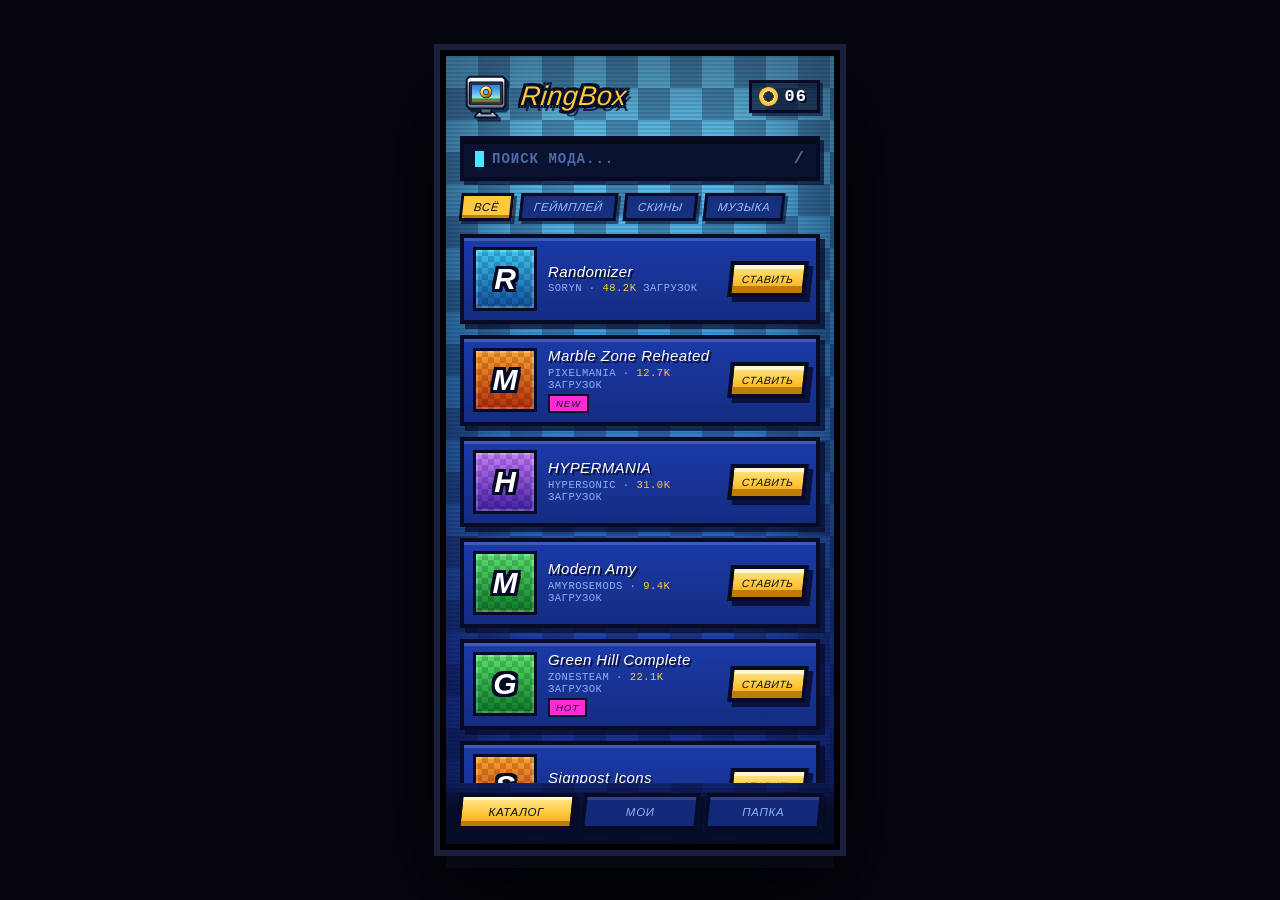
<file: app/prototype-v2.html>
<!DOCTYPE html>
<html lang="ru">
<head>
<meta charset="utf-8">
<meta name="viewport" content="width=device-width, initial-scale=1">
<title>RingBox — UI v2</title>
<style>
/* ============================================================
   ПАЛИТРА: снята с зон Sonic Mania — насыщенное небо, глубокая
   синь, кремовые панели, золото, маджента-акцент.
   ============================================================ */
:root{
  --navy:#0C1338;      --ink:#070B25;
  --blue:#1B3AA8;      --blue-d:#122878;   --blue-l:#3E68E8;
  --sky:#5CC8F5;       --sky-d:#2E8FD8;
  --cream:#FFF6D8;     --cream-d:#E3D3A4;
  --gold:#FFC93C;      --gold-l:#FFE892;  --gold-d:#C07D05;
  --grass:#37B33C;     --dirt:#B06A34;
  --magenta:#FF2BD6;   --cyan:#43E7FF;
  --hud: Impact, "Arial Black", "Haettenschweiler", sans-serif;
  --pix: "Courier New", ui-monospace, monospace;
}
*{box-sizing:border-box;margin:0;padding:0;-webkit-tap-highlight-color:transparent}
body{
  min-height:100vh;display:grid;place-items:center;background:#05060F;
  font-family:var(--hud);padding:18px;
}
/* ---------- корпус телефона ---------- */
.phone{
  position:relative;width:400px;height:800px;overflow:hidden;
  border:6px solid #000;box-shadow:0 0 0 6px #1A1F3D, 0 24px 0 -6px #060912, 0 40px 80px #000;
  background:var(--blue);display:flex;flex-direction:column;
}
/* ---------- фон: шахматка Грин-Хилла + скан ---------- */
.sky{position:absolute;inset:0;z-index:0;overflow:hidden;background:
  linear-gradient(#6FD4F7 0%, #3E9FE0 34%, var(--blue) 78%, var(--blue-d) 100%);}
.checker{
  position:absolute;left:-96px;right:-96px;top:-96px;bottom:-96px;
  background-image:linear-gradient(45deg, rgba(12,19,56,.30) 25%, transparent 25%, transparent 75%, rgba(12,19,56,.30) 75%),
                   linear-gradient(45deg, rgba(12,19,56,.30) 25%, transparent 25%, transparent 75%, rgba(12,19,56,.30) 75%);
  background-size:64px 64px;background-position:0 0, 32px 32px;
  animation:chk 24s linear infinite;
}
@keyframes chk{to{background-position:64px 64px, 96px 96px}}
.scan{position:absolute;inset:0;pointer-events:none;opacity:.22;
  background:repeating-linear-gradient(180deg, rgba(0,0,0,.55) 0 2px, transparent 2px 4px);}
.vig{position:absolute;inset:0;pointer-events:none;box-shadow:inset 0 0 90px 30px rgba(6,10,40,.55);}

/* ---------- HUD сверху ---------- */
.hud{
  position:relative;z-index:3;display:flex;align-items:center;gap:9px;
  padding:14px 14px 10px;
}
.logo{width:52px;height:52px;filter:drop-shadow(3px 3px 0 rgba(6,10,40,.7))}
.brand{
  font-size:27px;font-style:italic;letter-spacing:.5px;line-height:1;color:var(--gold);
  text-shadow:3px 0 0 var(--ink),-3px 0 0 var(--ink),0 3px 0 var(--ink),0 -3px 0 var(--ink),
              3px 3px 0 var(--ink),-3px -3px 0 var(--ink),3px -3px 0 var(--ink),-3px 3px 0 var(--ink),
              5px 6px 0 rgba(6,10,40,.75);
  transform:skewX(-6deg);
}
.hud-right{margin-left:auto;display:flex;align-items:center;gap:7px;
  background:rgba(7,11,37,.62);border:3px solid var(--ink);padding:4px 10px 4px 7px;
  box-shadow:3px 3px 0 rgba(6,10,40,.6)}
.ring{width:19px;height:19px;border-radius:50%;flex:0 0 auto;
  background:radial-gradient(circle at 50% 50%,
      transparent 0 31%,
      #6B4400 31% 40%,
      #FFF3B4 40% 46%,
      var(--gold) 46% 72%,
      #E09A10 72% 88%,
      #A85F03 88% 100%);
  animation:spin 1.15s ease-in-out infinite}
.bigring{width:104px;height:104px;border-radius:50%;animation:spin 2.4s ease-in-out infinite;
  background:radial-gradient(circle at 50% 50%,
      transparent 0 30%, #6B4400 30% 39%, #FFF6C0 39% 45%,
      var(--gold) 45% 70%, #E09A10 70% 86%, #A85F03 86% 100%);
  filter:drop-shadow(4px 5px 0 rgba(6,10,40,.65))}
@keyframes spin{
  0%{transform:scaleX(1)}  38%{transform:scaleX(.12)}
  50%{transform:scaleX(.12)} 88%{transform:scaleX(1)} 100%{transform:scaleX(1)}}
.num{font-family:var(--pix);font-weight:700;font-size:17px;color:#fff;
  text-shadow:2px 2px 0 var(--ink);letter-spacing:1px}

/* ---------- контент ---------- */
.screen{position:relative;z-index:2;flex:1;overflow-y:auto;padding:4px 14px 12px;display:none}
.screen.on{display:block}
.screen::-webkit-scrollbar{width:0}

/* панель — «кремовая плита» из меню Мании */
.plate{background:var(--cream);border:4px solid var(--ink);
  box-shadow:6px 6px 0 rgba(6,10,40,.8), inset 0 0 0 3px #fff, inset 0 -6px 0 var(--cream-d);}
.plate-h{background:linear-gradient(var(--gold-l), var(--gold) 60%, #F0A81B);
  border-bottom:4px solid var(--ink);padding:6px 10px;display:flex;align-items:center;gap:8px}
.plate-h .ring{animation:none}
.plate-h b{font-size:15px;font-style:italic;color:var(--ink);letter-spacing:.8px;transform:skewX(-6deg)}
.plate-b{padding:12px}

/* поле поиска */
.search{display:flex;align-items:center;gap:8px;background:#0B1230;border:4px solid var(--ink);
  box-shadow:inset 0 4px 0 rgba(0,0,0,.5), 4px 4px 0 rgba(6,10,40,.7);padding:9px 11px;margin-bottom:12px}
.search input{flex:1;background:none;border:0;outline:0;color:var(--cyan);font-family:var(--pix);
  font-size:14px;font-weight:700;letter-spacing:1px}
.search input::placeholder{color:#4D6BA8}
.caret{width:9px;height:16px;background:var(--cyan);animation:blink2 1s steps(1) infinite}
@keyframes blink2{50%{opacity:0}}

/* чипсы-фильтры */
.chips{display:flex;gap:7px;margin-bottom:13px;flex-wrap:wrap}
.chip{flex:0 0 auto;font-size:11.5px;font-style:italic;letter-spacing:.6px;padding:5px 11px;
  background:#16307E;color:#9FC0FF;border:3px solid var(--ink);box-shadow:3px 3px 0 rgba(6,10,40,.6);
  cursor:pointer;transform:skewX(-6deg);transition:.06s}
.chip.sel{background:var(--gold);color:var(--ink);box-shadow:3px 3px 0 rgba(6,10,40,.6), inset 0 -3px 0 var(--gold-d)}
.chip:active{transform:skewX(-6deg) translate(2px,2px)}

/* карточка мода */
.mod{display:flex;gap:11px;padding:9px;margin-bottom:11px;
  background:linear-gradient(#1B3AA8, #142C82);border:4px solid var(--ink);
  box-shadow:5px 5px 0 rgba(6,10,40,.7), inset 0 3px 0 rgba(255,255,255,.16);cursor:pointer}
.mod:active{transform:translate(2px,2px);box-shadow:3px 3px 0 rgba(6,10,40,.7)}
.thumb{width:64px;height:64px;flex:0 0 64px;border:3px solid var(--ink);position:relative;overflow:hidden;
  box-shadow:inset 0 0 0 2px rgba(255,255,255,.25)}
.thumb i{position:absolute;inset:0;background-size:12px 12px;opacity:.16;
  background-image:linear-gradient(45deg,#000 25%,transparent 25%,transparent 75%,#000 75%),
                   linear-gradient(45deg,#000 25%,transparent 25%,transparent 75%,#000 75%);
  background-position:0 0,6px 6px}
.thumb b{position:absolute;inset:0;display:grid;place-items:center;font-size:30px;font-style:italic;
  color:#fff;text-shadow:3px 0 0 var(--ink),-3px 0 0 var(--ink),0 3px 0 var(--ink),0 -3px 0 var(--ink),
              3px 3px 0 var(--ink),-3px -3px 0 var(--ink),3px -3px 0 var(--ink),-3px 3px 0 var(--ink)}
.t1{background:linear-gradient(#3AC6F0,#134E9E)}
.t2{background:linear-gradient(#58E06A,#0E7A2A)}
.t3{background:linear-gradient(#FF9F2E,#B32E0A)}
.t4{background:linear-gradient(#C77BFF,#4320A8)}
.mod-info{flex:1;min-width:0;display:flex;flex-direction:column;justify-content:center;gap:3px}
.mod-title{font-size:15px;font-style:italic;color:#fff;letter-spacing:.4px;line-height:1.05;
  text-shadow:2px 2px 0 var(--ink)}
.mod-meta{font-family:var(--pix);font-size:10.5px;color:#8FB3F0;letter-spacing:.5px}
.mod-meta span{color:var(--gold)}
.badge{align-self:flex-start;font-size:9.5px;letter-spacing:1px;padding:2px 6px;background:var(--magenta);
  color:#1A0022;border:2px solid var(--ink);font-style:italic}
.badge.ok{background:var(--grass);color:#04220A}

/* кнопки */
.btn{display:inline-flex;align-items:center;justify-content:center;gap:7px;cursor:pointer;
  font-family:var(--hud);font-size:14px;font-style:italic;letter-spacing:1px;color:var(--ink);
  padding:9px 15px;border:4px solid var(--ink);transform:skewX(-6deg);
  background:linear-gradient(var(--gold-l), var(--gold) 52%, #EFA312);
  box-shadow:inset 0 4px 0 #FFF8CE, inset 0 -7px 0 var(--gold-d), 5px 5px 0 rgba(6,10,40,.8);}
.btn:active{transform:skewX(-6deg) translate(3px,3px);box-shadow:inset 0 3px 0 #FFF8CE, inset 0 -5px 0 var(--gold-d), 2px 2px 0 rgba(6,10,40,.8)}
.btn.ghost{background:linear-gradient(#3E68E8,#1B3AA8);color:#DDE9FF;
  box-shadow:inset 0 4px 0 rgba(255,255,255,.28), inset 0 -7px 0 #0C1E60, 5px 5px 0 rgba(6,10,40,.8)}
.btn.wide{width:100%}

/* строка «папка» */
.row{display:flex;justify-content:space-between;gap:10px;font-family:var(--pix);font-size:12px;
  color:#3A2A00;padding:5px 0;border-bottom:2px dashed rgba(12,19,56,.22)}
.row:last-child{border:0}
.row b{color:#0C1338;font-weight:700}

/* переключатель в духе Мании */
.sw{width:52px;height:26px;border:3px solid var(--ink);background:#22112E;position:relative;cursor:pointer;
  box-shadow:inset 0 3px 0 rgba(0,0,0,.5)}
.sw i{position:absolute;top:1px;left:1px;width:20px;height:18px;background:#6C7FA8;
  box-shadow:inset 0 3px 0 rgba(255,255,255,.45);transition:.08s}
.sw.on{background:#0C3A12}
.sw.on i{left:25px;background:linear-gradient(#B6FF9E,#37B33C);}

/* нижние табы */
.tabs{position:relative;z-index:3;display:flex;gap:7px;padding:10px 12px 14px;
  background:linear-gradient(rgba(7,11,37,0), rgba(7,11,37,.9) 40%)}
.tab{flex:1;text-align:center;padding:9px 4px 8px;cursor:pointer;font-size:11.5px;font-style:italic;
  letter-spacing:.7px;color:#8FB3F0;background:#122878;border:4px solid var(--ink);transform:skewX(-6deg);
  box-shadow:4px 4px 0 rgba(6,10,40,.7), inset 0 3px 0 rgba(255,255,255,.12)}
.tab.on{color:var(--ink);background:linear-gradient(var(--gold-l),var(--gold) 55%,#EFA312);
  box-shadow:4px 4px 0 rgba(6,10,40,.7), inset 0 3px 0 #FFF8CE, inset 0 -5px 0 var(--gold-d)}
.tab span{display:block;transform:skewX(6deg)}

/* ---------- модалка установки ---------- */
.modal{position:absolute;inset:0;z-index:9;display:none;place-items:center;
  background:rgba(4,7,26,.78);backdrop-filter:blur(2px)}
.modal.on{display:grid}
.mbox{width:330px;background:var(--cream);border:5px solid var(--ink);
  box-shadow:8px 8px 0 rgba(0,0,0,.7), inset 0 0 0 4px #fff, inset 0 -8px 0 var(--cream-d)}
.mhead{background:linear-gradient(var(--gold-l),var(--gold) 55%,#EFA312);border-bottom:4px solid var(--ink);
  padding:9px 12px;display:flex;align-items:center;gap:9px}
.mhead b{font-size:16px;font-style:italic;color:var(--ink);transform:skewX(-6deg);letter-spacing:.5px}
.mbody{padding:14px}
.step{display:flex;align-items:center;gap:9px;font-family:var(--pix);font-size:11.5px;color:#4A3A10;
  padding:4px 0;letter-spacing:.4px}
.step .dot{width:17px;height:17px;flex:0 0 17px;border:3px solid var(--ink);background:#D9CBA0;
  display:grid;place-items:center;font-size:10px;color:#fff;font-family:var(--pix)}
.step.act .dot{background:var(--gold);animation:pulse 1s infinite}
.step.done .dot{background:var(--grass)}
.step.done{color:#0C1338;font-weight:700}
@keyframes pulse{50%{background:#FFF3B0}}
.bar{display:flex;gap:3px;margin-top:14px}
.bar i{flex:1;height:15px;background:#2A1A08;border:2px solid var(--ink)}
.bar i.f{background:linear-gradient(var(--gold-l),var(--gold) 50%,#E09A10)}
.bar i.now{background:var(--magenta);animation:pulse2 .35s infinite alternate}
@keyframes pulse2{to{background:#FFA6EE}}
.speedlines{position:absolute;left:50%;top:50%;width:520px;height:520px;margin:-260px 0 0 -260px;
  pointer-events:none;opacity:.22;border-radius:50%;
  background:repeating-conic-gradient(from 0deg at 50% 50%, rgba(255,255,255,.5) 0 1.5deg, transparent 1.5deg 11deg);
  mask-image:radial-gradient(circle, transparent 42%, #000 62%);
  -webkit-mask-image:radial-gradient(circle, transparent 42%, #000 62%);
  animation:spin2 14s linear infinite}
@keyframes spin2{to{transform:rotate(360deg)}}

/* тост */
.toast{position:absolute;left:50%;bottom:96px;transform:translate(-50%,20px);z-index:12;
  background:#0B1230;border:4px solid var(--gold);color:var(--gold-l);font-family:var(--pix);
  font-size:11.5px;font-weight:700;letter-spacing:1px;padding:9px 15px;opacity:0;
  box-shadow:4px 4px 0 rgba(0,0,0,.7);transition:.18s}
.toast.on{opacity:1;transform:translate(-50%,0)}
.hint{font-family:var(--pix);font-size:10px;color:#8FB3F0;letter-spacing:.6px;text-align:center;margin-top:8px}
</style>
</head>
<body>
<div class="phone">
  <div class="sky"><div class="checker"></div><div class="scan"></div><div class="vig"></div></div>

  <!-- ===== HUD ===== -->
  <div class="hud">
    <svg class="logo" viewBox="0 0 512 512" aria-label="RingBox">
      <defs>
        <linearGradient id="m" x1="0" y1="0" x2="0" y2="1"><stop offset="0" stop-color="#FFF"/><stop offset=".14" stop-color="#E8F2FB"/><stop offset=".46" stop-color="#B4C7DA"/><stop offset=".72" stop-color="#8CA2BA"/><stop offset="1" stop-color="#5E7288"/></linearGradient>
        <linearGradient id="ms" x1="0" y1="0" x2="0" y2="1"><stop offset="0" stop-color="#7C92AA"/><stop offset="1" stop-color="#43556B"/></linearGradient>
        <linearGradient id="sk" x1="0" y1="0" x2="0" y2="1"><stop offset="0" stop-color="#2C7BD0"/><stop offset=".35" stop-color="#4FA8EA"/><stop offset=".72" stop-color="#8FE0FA"/><stop offset="1" stop-color="#BFF2FF"/></linearGradient>
        <linearGradient id="g" x1=".25" y1="0" x2=".75" y2="1"><stop offset="0" stop-color="#FFF7C2"/><stop offset=".32" stop-color="#FFD23F"/><stop offset=".7" stop-color="#E29A12"/><stop offset="1" stop-color="#A85F03"/></linearGradient>
        <linearGradient id="gr" x1="0" y1="0" x2="0" y2="1"><stop offset="0" stop-color="#7BE06A"/><stop offset=".35" stop-color="#2FB63C"/><stop offset="1" stop-color="#177A26"/></linearGradient>
      </defs>
      <path d="M150 468 V446 L186 414 H326 L362 446 V468 Z" fill="url(#m)" stroke="#0A1122" stroke-width="18"/>
      <path d="M196 356 H316 L302 428 H210 Z" fill="url(#ms)" stroke="#0A1122" stroke-width="18"/>
      <path d="M92 66 H420 L446 92 V352 L420 378 H92 L66 352 V92 Z" fill="url(#m)" stroke="#0A1122" stroke-width="20"/>
      <path d="M100 94 H412" stroke="#FFF" stroke-width="12"/>
      <rect x="92" y="120" width="328" height="216" rx="10" fill="#16203A" stroke="#0A1122" stroke-width="12"/>
      <rect x="108" y="136" width="296" height="192" rx="6" fill="none" stroke="#FF3FD0" stroke-width="5"/>
      <rect x="112" y="140" width="288" height="184" rx="4" fill="url(#sk)"/>
      <rect x="112" y="276" width="288" height="24" fill="url(#gr)"/>
      <rect x="112" y="300" width="288" height="24" fill="#8C4F22"/>
      <g fill="#B06A34"><rect x="125" y="300" width="13" height="12"/><rect x="151" y="300" width="13" height="12"/><rect x="177" y="300" width="13" height="12"/><rect x="203" y="300" width="13" height="12"/><rect x="229" y="300" width="13" height="12"/><rect x="255" y="300" width="13" height="12"/><rect x="281" y="300" width="13" height="12"/><rect x="307" y="300" width="13" height="12"/><rect x="333" y="300" width="13" height="12"/><rect x="359" y="300" width="13" height="12"/><rect x="112" y="312" width="13" height="12"/><rect x="138" y="312" width="13" height="12"/><rect x="164" y="312" width="13" height="12"/><rect x="190" y="312" width="13" height="12"/><rect x="216" y="312" width="13" height="12"/><rect x="242" y="312" width="13" height="12"/><rect x="268" y="312" width="13" height="12"/><rect x="294" y="312" width="13" height="12"/><rect x="320" y="312" width="13" height="12"/><rect x="346" y="312" width="13" height="12"/><rect x="372" y="312" width="13" height="12"/></g>
      <circle cx="256" cy="216" r="42" stroke="#0F1B3E" stroke-width="40" fill="none"/>
      <circle cx="256" cy="216" r="42" stroke="url(#g)" stroke-width="27" fill="none"/>
      <circle cx="256" cy="216" r="42" stroke="#FFFBDE" stroke-width="8" fill="none" stroke-dasharray="46 218" transform="rotate(-158 256 216)"/>
      <rect x="112" y="140" width="288" height="184" rx="4" fill="none" stroke="#0A1122" stroke-width="9"/>
    </svg>
    <div class="brand">RingBox</div>
    <div class="hud-right"><span class="ring"></span><span class="num" id="ringCount">06</span></div>
  </div>

  <!-- ===== ЭКРАН: КАТАЛОГ ===== -->
  <div class="screen on" id="s-cat">
    <div class="search">
      <span class="caret"></span>
      <input id="q" placeholder="ПОИСК МОДА...">
      <span class="num" style="color:#4D6BA8">/</span>
    </div>
    <div class="chips">
      <div class="chip sel">ВСЁ</div>
      <div class="chip">ГЕЙМПЛЕЙ</div>
      <div class="chip">СКИНЫ</div>
      <div class="chip">МУЗЫКА</div>
    </div>
    <div id="modList"></div>
    <div class="hint">GAMEBANANA · SONIC MANIA · 1423 МОДА</div>
  </div>

  <!-- ===== ЭКРАН: МОИ МОДЫ ===== -->
  <div class="screen" id="s-mine">
    <div class="plate" style="margin-bottom:13px">
      <div class="plate-h"><span class="ring" style="width:15px;height:15px"></span><b>ПОРЯДОК ЗАГРУЗКИ</b></div>
      <div class="plate-b" style="padding:10px">
        <div class="hint" style="text-align:left;margin:0;color:#6A5520">ДВИЖОК ЧИТАЕТ mods/ СНИЗУ ВВЕРХ</div>
      </div>
    </div>
    <div id="myList"></div>
  </div>

  <!-- ===== ЭКРАН: ПАПКА ===== -->
  <div class="screen" id="s-folder">
    <div class="plate" style="margin-bottom:13px">
      <div class="plate-h"><b>ПАПКА ИГРЫ</b></div>
      <div class="plate-b">
        <div class="row"><span>ПУТЬ</span><b id="fPath">RSDK/v5</b></div>
        <div class="row"><span>Data.rsdk</span><b id="fRsdk" style="color:#1D7A2E">НАЙДЕН</b></div>
        <div class="row"><span>ДОСТУП</span><b>ПОЛНЫЙ</b></div>
        <div style="margin-top:13px"><div class="btn wide" id="pickBtn">УКАЗАТЬ ПАПКУ</div></div>
      </div>
    </div>
    <div class="plate">
      <div class="plate-h"><b>СОСТОЯНИЕ</b></div>
      <div class="plate-b">
        <div class="row"><span>УСТАНОВЛЕНО МОДОВ</span><b id="fCount">6</b></div>
        <div class="row"><span>ЗАНЯТО</span><b>18.4 МБ</b></div>
        <div class="row"><span>СЕЙВЫ</span><b>3</b></div>
      </div>
    </div>
    <div style="display:grid;place-items:center;gap:14px;margin-top:34px">
      <div class="bigring"></div>
      <div class="hint" style="margin:0;color:#CFE4FF">ПАПКА ГОТОВА · МОЖНО СТАВИТЬ МОДЫ</div>
    </div>
  </div>

  <!-- ===== ТАБЫ ===== -->
  <div class="tabs">
    <div class="tab on" data-s="cat"><span>КАТАЛОГ</span></div>
    <div class="tab" data-s="mine"><span>МОИ</span></div>
    <div class="tab" data-s="folder"><span>ПАПКА</span></div>
  </div>

  <!-- ===== МОДАЛКА УСТАНОВКИ ===== -->
  <div class="modal" id="modal">
    <div style="position:relative">
      <div class="speedlines"></div>
      <div class="mbox">
        <div class="mhead"><span class="ring" style="width:20px;height:20px"></span><b id="mTitle">УСТАНОВКА</b></div>
        <div class="mbody">
          <div id="steps"></div>
          <div class="bar" id="bar"></div>
          <div style="margin-top:14px"><div class="btn wide" id="closeBtn" style="opacity:.35">ЗАКРЫТЬ</div></div>
        </div>
      </div>
    </div>
  </div>

  <div class="toast" id="toast">ГОТОВО</div>
</div>

<script>
const MODS = [
  {id:1, t:"Randomizer",            a:"Soryn",       d:"48.2K", c:1, b:""},
  {id:2, t:"Marble Zone Reheated",  a:"PixelMania",  d:"12.7K", c:3, b:"NEW"},
  {id:3, t:"HYPERMANIA",            a:"HyperSonic",  d:"31.0K", c:4, b:""},
  {id:4, t:"Modern Amy",            a:"AmyRoseMods", d:"9.4K",  c:2, b:""},
  {id:5, t:"Green Hill Complete",   a:"ZonesTeam",   d:"22.1K", c:2, b:"HOT"},
  {id:6, t:"Signpost Icons",        a:"SmallMods",   d:"3.8K",  c:3, b:""},
];
let installed = [1,3,4,5,6,2];

const list = document.getElementById('modList');
function modNode(m){
  const el = document.createElement('mod'.replace('mod','div'));
  el.className = 'mod';
  el.innerHTML = `
    <div class="thumb t${m.c}"><i></i><b>${m.t[0]}</b></div>
    <div class="mod-info">
      <div class="mod-title">${m.t}</div>
      <div class="mod-meta">${m.a.toUpperCase()} · <span>${m.d}</span> ЗАГРУЗОК</div>
      ${m.b ? `<div class="badge">${m.b}</div>` : ''}
    </div>
    <div style="display:grid;place-items:center">
      <div class="btn" style="padding:8px 9px;font-size:10.5px;letter-spacing:.5px">СТАВИТЬ</div>
    </div>`;
  el.onclick = () => openInstall(m.t);
  return el;
}
MODS.forEach(m => list.appendChild(modNode(m)));

// табы
document.querySelectorAll('.tab').forEach(t => t.onclick = () => {
  document.querySelectorAll('.tab').forEach(x => x.classList.remove('on'));
  t.classList.add('on');
  document.querySelectorAll('.screen').forEach(s => s.classList.remove('on'));
  document.getElementById('s-' + t.dataset.s).classList.add('on');
});
// чипсы
document.querySelectorAll('.chip').forEach(c => c.onclick = () => {
  document.querySelectorAll('.chip').forEach(x => x.classList.remove('sel'));
  c.classList.add('sel');
});
// мои моды
const myList = document.getElementById('myList');
function renderMine(){
  myList.innerHTML = '';
  MODS.forEach((m,i) => {
    if(!installed.includes(m.id)) return;
    const el = document.createElement('div');
    el.className = 'mod';
    el.innerHTML = `
      <div class="thumb t${m.c}"><i></i><b>${m.t[0]}</b></div>
      <div class="mod-info">
        <div class="mod-title">${m.t}</div>
        <div class="mod-meta">${m.a.toUpperCase()}</div>
      </div>
      <div class="sw on"><i></i></div>`;
    el.querySelector('.sw').onclick = e => { e.stopPropagation(); e.currentTarget.classList.toggle('on'); toast('ПЕРЕКЛЮЧЕНО'); };
    myList.appendChild(el);
  });
}
renderMine();

// установка
const STEPS = ["ПРОВЕРКА ПАПКИ","СКАЧИВАНИЕ АРХИВА","РАСПАКОВКА В mods/","ПРОВЕРКА mod.ini","ГОТОВО"];
let timer = null;
function openInstall(name){
  const modal = document.getElementById('modal');
  document.getElementById('mTitle').textContent = name.toUpperCase();
  const steps = document.getElementById('steps'), bar = document.getElementById('bar');
  steps.innerHTML = STEPS.map((s,i) => `<div class="step" data-i="${i}"><div class="dot"></div>${s}</div>`).join('');
  bar.innerHTML = Array.from({length:18}, () => '<i></i>').join('');
  document.getElementById('closeBtn').style.opacity = .35;
  modal.classList.add('on');

  let i = 0, seg = 0;
  clearInterval(timer);
  timer = setInterval(() => {
    const nodes = steps.querySelectorAll('.step');
    nodes.forEach(n => n.classList.remove('act'));
    if(i > 0){ nodes[i-1].classList.add('done'); nodes[i-1].querySelector('.dot').textContent = '✓'; }
    if(i < STEPS.length){
      nodes[i].classList.add('act');
      const cells = bar.querySelectorAll('i');
      for(let k=0;k<2;k++){ if(seg < cells.length){ cells[seg].className = 'f'; seg++; } }
    }
    i++;
    if(i > STEPS.length){
      clearInterval(timer);
      const cells = bar.querySelectorAll('i');
      cells.forEach(c => c.className = 'f');
      document.getElementById('closeBtn').style.opacity = 1;
      toast('МОД УСТАНОВЛЕН');
      bumpRing();
    }
  }, 520);
}
document.getElementById('closeBtn').onclick = () => document.getElementById('modal').classList.remove('on');
document.getElementById('pickBtn').onclick = () => toast('ВЫБОР ПАПКИ (SAF)');

function toast(msg){
  const t = document.getElementById('toast');
  t.textContent = msg; t.classList.add('on');
  clearTimeout(t._h); t._h = setTimeout(() => t.classList.remove('on'), 1600);
}
function bumpRing(){
  const el = document.getElementById('ringCount');
  let n = parseInt(el.textContent, 10) + 1;
  el.textContent = String(n).padStart(2,'0');
}
</script>
</body>
</html>
</file>
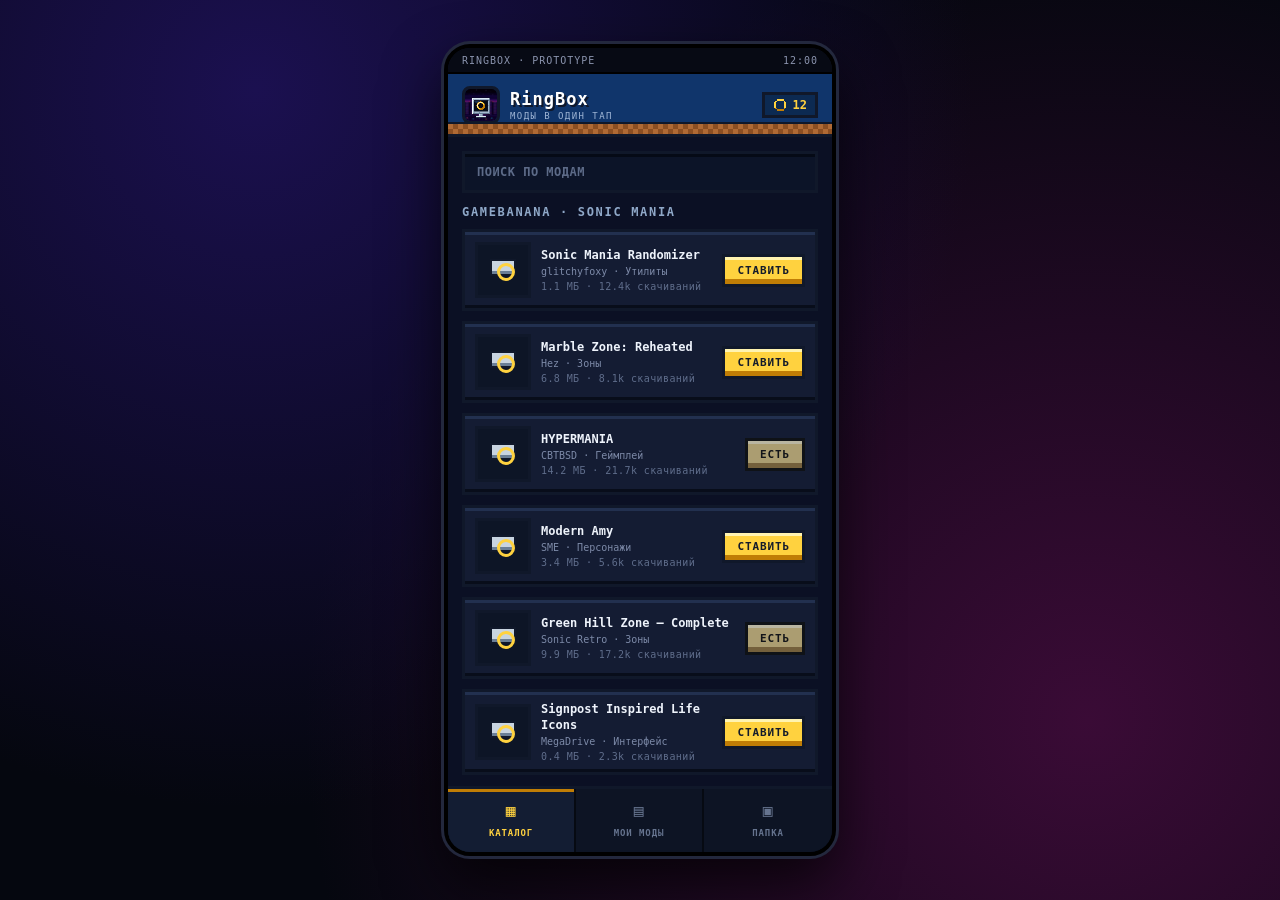
<file: app/prototype.html>
<!DOCTYPE html>
<html lang="ru">
<head>
<meta charset="utf-8">
<meta name="viewport" content="width=device-width, initial-scale=1">
<title>RingBox — прототип в стиле Sonic Mania</title>
<!--
  ДИЗАЙН-ТОКЕНЫ (переносить в Compose один в один)
  sky        #4aa9e0   небо
  deep       #10356b   глубокая синь
  night      #0b1024   фон приложения
  gold       #ffd23f   кольцо / акцент
  gold_dark  #c07d05   тень золота
  metal      #c8d4e0   рамка item box
  metal_dark #6b7f96
  outline    #10182a   чёрный контур (3px)
  grass      #3fbf3f
  dirt1      #b06a34   шахматка
  dirt2      #8c4f22
  neon       #ff2bd6
  ------------------------------------------------------
  Правила стиля:
   • любой блок = контур 3px + внутренний блик сверху + тень снизу
   • скруглений нет: углы либо прямые, либо срезаны на 1 шаг
   • текст только капсом, monospace, с разрядкой
   • золото = действие, металл = контейнер, шахматка = фон
-->
<style>
  :root{
    --sky:#4aa9e0; --deep:#10356b; --night:#0b1024;
    --gold:#ffd23f; --gold-dark:#c07d05; --gold-hi:#fff3b0;
    --metal:#c8d4e0; --metal-dark:#6b7f96; --metal-hi:#eef4fa;
    --outline:#10182a; --grass:#3fbf3f; --dirt1:#b06a34; --dirt2:#8c4f22;
    --neon:#ff2bd6; --ok:#3fbf3f; --bad:#e03b3b;
  }
  *{box-sizing:border-box; -webkit-tap-highlight-color:transparent}
  body{
    margin:0; min-height:100vh; display:grid; place-items:center;
    background:#05070f;
    background-image:
      radial-gradient(circle at 20% 10%, #1b1050 0%, transparent 55%),
      radial-gradient(circle at 85% 80%, #3a0b36 0%, transparent 60%);
    font-family:ui-monospace, "SF Mono", Menlo, Consolas, monospace;
    color:#e9ecf5; padding:18px;
  }

  /* ---------- телефон ---------- */
  .phone{
    width:392px; height:812px; position:relative;
    background:var(--night); border:4px solid #000; border-radius:26px;
    box-shadow:0 0 0 3px #23283d, 0 26px 60px rgba(0,0,0,.75);
    overflow:hidden; display:flex; flex-direction:column;
  }
  .notch{
    height:26px; display:flex; align-items:center; justify-content:space-between;
    padding:0 14px; font-size:10px; color:#8a93ad; letter-spacing:.1em;
    background:#070a14; border-bottom:2px solid #000;
  }

  /* ---------- шапка ---------- */
  header{
    position:relative; padding:12px 14px 10px; background:var(--deep);
    border-bottom:3px solid var(--outline); overflow:hidden;
  }
  header::after{ /* шахматная полоса как в Зелёных холмах */
    content:""; position:absolute; left:0; right:0; bottom:0; height:10px;
    background-image:
      linear-gradient(45deg, var(--dirt2) 25%, transparent 25%, transparent 75%, var(--dirt2) 75%),
      linear-gradient(45deg, var(--dirt2) 25%, var(--dirt1) 25%, var(--dirt1) 75%, var(--dirt2) 75%);
    background-size:10px 10px; background-position:0 0, 5px 5px;
    border-top:2px solid var(--outline);
  }
  .brand{display:flex; align-items:center; gap:10px}
  .brand img{width:38px; height:38px; image-rendering:pixelated;
             border:3px solid var(--outline); border-radius:8px}
  .brand .t{font-size:17px; font-weight:800; letter-spacing:.06em; color:#fff;
            text-shadow:2px 2px 0 var(--outline)}
  .brand .s{font-size:9px; color:#9fb6d6; letter-spacing:.16em; margin-top:2px}
  .rings{margin-left:auto; display:flex; align-items:center; gap:6px;
         background:#0c2a52; border:3px solid var(--outline); padding:3px 8px;
         font-size:12px; font-weight:700; color:var(--gold)}
  .rings svg{width:14px; height:14px; image-rendering:pixelated}

  /* ---------- контент ---------- */
  main{flex:1; overflow-y:auto; padding:14px 14px 16px; position:relative}
  main::-webkit-scrollbar{width:0}
  .screen{display:none}
  .screen.on{display:block}

  h2{font-size:12px; letter-spacing:.14em; color:#8fa8c8; margin:0 0 10px; font-weight:700}

  /* металлическая панель */
  .panel{
    background:linear-gradient(180deg,#1a2440,#141c33);
    border:3px solid var(--outline);
    box-shadow:inset 0 3px 0 #2b3a5e, inset 0 -3px 0 #080d1a;
    padding:12px; margin-bottom:12px;
  }
  .panel.metal{
    background:linear-gradient(180deg,#dbe5f0,var(--metal) 40%,#a9b9cc);
    color:#0d1626; border-color:var(--outline);
    box-shadow:inset 0 3px 0 var(--metal-hi), inset 0 -4px 0 var(--metal-dark);
  }

  /* путь папки */
  .path{font-size:11px; word-break:break-all; line-height:1.6; color:#0d1626}
  .path b{color:#0a4a12}
  .check{display:flex; align-items:center; gap:6px; font-size:11px; margin-top:8px;
         color:#0a4a12; font-weight:700}
  .check .dot{width:10px; height:10px; background:var(--ok); border:2px solid var(--outline)}

  /* кнопки */
  .btn{
    display:block; width:100%; padding:13px 14px; margin-top:10px;
    background:var(--gold); color:#141b2b; border:3px solid var(--outline);
    box-shadow:inset 0 -5px 0 var(--gold-dark), inset 0 3px 0 var(--gold-hi);
    font:800 13px/1 ui-monospace,monospace; letter-spacing:.08em; text-transform:uppercase;
    cursor:pointer; text-align:center;
  }
  .btn:active{transform:translateY(3px);
    box-shadow:inset 0 -2px 0 var(--gold-dark), inset 0 2px 0 var(--gold-hi)}
  .btn.ghost{
    background:#20304f; color:#cfe0f5; box-shadow:inset 0 -5px 0 #101a2e, inset 0 3px 0 #33456b;
  }
  .btn.ghost:active{box-shadow:inset 0 -2px 0 #101a2e, inset 0 2px 0 #33456b}
  .btn.small{width:auto; padding:8px 12px; font-size:11px; margin:0}
  .btn:disabled{filter:grayscale(.6) brightness(.75); cursor:default}

  /* поиск */
  .search{display:flex; gap:8px; margin-bottom:12px}
  .search input{
    flex:1; background:#0c1428; border:3px solid var(--outline); color:#e9ecf5;
    padding:11px 12px; font:600 12px/1 ui-monospace,monospace; letter-spacing:.04em;
    box-shadow:inset 0 3px 0 #050a16;
  }
  .search input::placeholder{color:#5d6b88}
  .search input:focus{outline:none; border-color:var(--gold)}

  /* карточки модов */
  .mod{
    display:flex; gap:10px; align-items:center; padding:10px; margin-bottom:10px;
    background:#141c33; border:3px solid var(--outline);
    box-shadow:inset 0 3px 0 #22304f, inset 0 -3px 0 #080d1a;
  }
  .thumb{
    width:56px; height:56px; flex:0 0 auto; position:relative;
    border:3px solid var(--outline); image-rendering:pixelated;
    display:grid; place-items:center; background:#0d1526;
  }
  .thumb i{display:block; width:26px; height:22px; position:relative}
  .thumb i::before{ /* мониторчик */
    content:""; position:absolute; inset:0 0 5px 0; background:var(--metal);
    border:2px solid var(--outline);
    box-shadow:inset 0 -3px 0 var(--metal-dark);
  }
  .thumb i::after{ /* кольцо */
    content:""; position:absolute; left:7px; top:4px; width:12px; height:12px;
    border:3px solid var(--gold); border-radius:50%;
  }
  .meta{flex:1; min-width:0}
  .meta .n{font-size:12px; font-weight:700; color:#eef3fb; line-height:1.3}
  .meta .a{font-size:10px; color:#7d8aa8; margin-top:3px}
  .meta .d{font-size:10px; color:#5f6d8b; margin-top:4px; letter-spacing:.04em}
  .act{display:flex; flex-direction:column; gap:6px; align-items:flex-end}

  /* список установленных */
  .row{
    display:flex; align-items:center; gap:10px; padding:10px; margin-bottom:8px;
    background:#141c33; border:3px solid var(--outline);
    box-shadow:inset 0 3px 0 #22304f, inset 0 -3px 0 #080d1a;
  }
  .row.off{opacity:.55}
  .num{width:20px; text-align:center; font-size:11px; color:#7d8aa8}
  .switch{
    width:44px; height:24px; flex:0 0 auto; background:#0c1428;
    border:3px solid var(--outline); position:relative; cursor:pointer;
    box-shadow:inset 0 3px 0 #050a16;
  }
  .switch b{position:absolute; top:0; left:0; width:18px; height:100%;
            background:#5d6b88; border-right:2px solid var(--outline)}
  .switch.on{background:#1d5c2a}
  .switch.on b{left:auto; right:0; border-right:0; border-left:2px solid var(--outline);
               background:var(--grass)}
  .move{display:flex; flex-direction:column; gap:3px}
  .move button{
    width:22px; height:17px; background:var(--metal); border:2px solid var(--outline);
    color:#0d1626; font:700 9px/1 monospace; cursor:pointer; padding:0;
  }
  .move button:active{transform:translateY(1px)}
  .del{background:#3a1622; border:2px solid var(--outline); color:#ff8f9e;
       font:700 10px/1 monospace; padding:6px 7px; cursor:pointer}

  .hint{font-size:10px; color:#6b7794; line-height:1.6; margin-top:10px}
  .empty{text-align:center; padding:34px 10px; color:#6b7794; font-size:11px; line-height:1.8}
  .empty .big{font-size:26px; display:block; margin-bottom:10px; color:var(--gold)}

  /* ---------- нижняя навигация ---------- */
  nav{
    display:grid; grid-template-columns:repeat(3,1fr); gap:0;
    border-top:3px solid var(--outline); background:#0d1424;
  }
  nav button{
    padding:11px 4px 12px; background:transparent; border:0; border-right:2px solid #060a12;
    color:#66748f; font:700 9px/1.4 ui-monospace,monospace; letter-spacing:.1em;
    text-transform:uppercase; cursor:pointer;
  }
  nav button:last-child{border-right:0}
  nav button.on{color:var(--gold); background:#131d33;
    box-shadow:inset 0 3px 0 var(--gold-dark)}
  nav .ico{display:block; font-size:16px; margin-bottom:5px}

  /* ---------- модалка установки ---------- */
  .sheet{
    position:absolute; inset:0; background:rgba(4,7,15,.86);
    display:none; align-items:center; justify-content:center; padding:18px; z-index:20;
  }
  .sheet.on{display:flex}
  .box{
    width:100%; background:#141c33; border:3px solid var(--outline);
    box-shadow:inset 0 3px 0 #22304f, inset 0 -3px 0 #080d1a, 0 20px 50px rgba(0,0,0,.6);
    padding:16px;
  }
  .box h3{margin:0 0 4px; font-size:13px; letter-spacing:.06em; color:#fff}
  .box .sub{font-size:10px; color:#7d8aa8; margin-bottom:14px}
  .steps{font-size:11px; line-height:1.9; color:#8fa8c8}
  .steps div{display:flex; gap:8px; align-items:center}
  .steps .s{width:14px; color:#4d5a75}
  .steps .done{color:var(--grass)}
  .steps .now{color:var(--gold)}
  .bar{height:16px; background:#0a1120; border:3px solid var(--outline); margin:12px 0 6px;
       box-shadow:inset 0 3px 0 #050a16}
  .bar i{display:block; height:100%; width:0%;
         background:repeating-linear-gradient(90deg,var(--gold) 0 8px,var(--gold-dark) 8px 12px)}
  .pct{font-size:10px; color:#7d8aa8; text-align:right}

  /* тост */
  .toast{
    position:absolute; left:50%; bottom:86px; transform:translate(-50%, 20px);
    background:var(--gold); color:#141b2b; border:3px solid var(--outline);
    padding:9px 14px; font:800 11px/1 ui-monospace,monospace; letter-spacing:.06em;
    box-shadow:inset 0 -4px 0 var(--gold-dark), 0 10px 24px rgba(0,0,0,.5);
    opacity:0; transition:.25s; pointer-events:none; z-index:30; white-space:nowrap;
  }
  .toast.on{opacity:1; transform:translate(-50%,0)}
</style>
</head>
<body>

<div class="phone">
  <div class="notch"><span>RINGBOX · PROTOTYPE</span><span>12:00</span></div>

  <header>
    <div class="brand">
      <img id="logo" alt="RingBox">
      <div>
        <div class="t">RingBox</div>
        <div class="s">МОДЫ В ОДИН ТАП</div>
      </div>
      <div class="rings">
        <svg viewBox="0 0 16 16" shape-rendering="crispEdges">
          <rect x="4" y="1" width="8" height="2" fill="#ffd23f"/>
          <rect x="2" y="3" width="2" height="2" fill="#ffd23f"/>
          <rect x="12" y="3" width="2" height="2" fill="#ffd23f"/>
          <rect x="1" y="5" width="2" height="6" fill="#ffd23f"/>
          <rect x="13" y="5" width="2" height="6" fill="#ffd23f"/>
          <rect x="2" y="11" width="2" height="2" fill="#c07d05"/>
          <rect x="12" y="11" width="2" height="2" fill="#c07d05"/>
          <rect x="4" y="13" width="8" height="2" fill="#c07d05"/>
        </svg>
        <span id="ringCount">12</span>
      </div>
    </div>
  </header>

  <main>
    <!-- ================= ПАПКА ================= -->
    <section class="screen" id="s-folder">
      <h2>ПАПКА ИГРЫ</h2>

      <div class="panel metal">
        <div class="path"><b>/storage/emulated/0/RSDK/v5/</b></div>
        <div class="check"><span class="dot"></span> Data.rsdk найден · Settings.ini · mods/</div>
      </div>

      <div class="panel">
        <div style="font-size:11px; line-height:1.7; color:#9fb6d6">
          Доступ выдан через SAF и сохранён — при перезапуске
          приложение снова спросит папку только если её удалили.
          Root, adb и Shizuku не нужны.
        </div>
      </div>

      <button class="btn" onclick="toast('ПАПКА ВЫБРАНА')">Сменить папку</button>
      <div class="hint">
        Выбирай папку <b>v5</b> целиком, а не mods внутри неё:
        приложение само найдёт вложенную папку модов.
      </div>
    </section>

    <!-- ================= КАТАЛОГ ================= -->
    <section class="screen on" id="s-catalog">
      <div class="search">
        <input id="q" placeholder="ПОИСК ПО МОДАМ" oninput="renderCatalog()">
      </div>
      <h2>GAMEBANANA · SONIC MANIA</h2>
      <div id="catalog"></div>
    </section>

    <!-- ================= МОИ МОДЫ ================= -->
    <section class="screen" id="s-installed">
      <h2>УСТАНОВЛЕНЫ · ПОРЯДОК ЗАГРУЗКИ</h2>
      <div id="installed"></div>
      <div class="hint">
        Моды грузятся <b>снизу вверх</b>: чем ниже в списке — тем выше приоритет.
        Стрелки меняют порядок.
      </div>
    </section>
  </main>

  <nav>
    <button class="on" data-s="s-catalog" onclick="go(this)">
      <span class="ico">▦</span>Каталог
    </button>
    <button data-s="s-installed" onclick="go(this)">
      <span class="ico">▤</span>Мои моды
    </button>
    <button data-s="s-folder" onclick="go(this)">
      <span class="ico">▣</span>Папка
    </button>
  </nav>

  <!-- модалка установки -->
  <div class="sheet" id="sheet">
    <div class="box">
      <h3 id="mTitle">УСТАНОВКА</h3>
      <div class="sub" id="mSub">Sonic Mania Randomizer</div>
      <div class="steps" id="mSteps"></div>
      <div class="bar"><i id="mBar"></i></div>
      <div class="pct" id="mPct">0%</div>
      <button class="btn" id="mBtn" onclick="closeSheet()" disabled>ГОТОВО</button>
    </div>
  </div>

  <div class="toast" id="toast"></div>
</div>

<script>
/* ---------- логотип вшит как data-URI (иконка из проекта) ---------- */
document.getElementById('logo').src = "[data-uri]";

/* ---------- мок-данные каталога (реальные имена модов Mania) ---------- */
const CATALOG = [
  {id:1, n:"Sonic Mania Randomizer",       a:"glitchyfoxy",   mb:1.1,  dl:"12.4k", c:"Утилиты"},
  {id:2, n:"Marble Zone: Reheated",        a:"Hez",           mb:6.8,  dl:"8.1k",  c:"Зоны"},
  {id:3, n:"HYPERMANIA",                   a:"CBTBSD",        mb:14.2, dl:"21.7k", c:"Геймплей"},
  {id:4, n:"Modern Amy",                   a:"SME",           mb:3.4,  dl:"5.6k",  c:"Персонажи"},
  {id:5, n:"Green Hill Zone — Complete",   a:"Sonic Retro",   mb:9.9,  dl:"17.2k", c:"Зоны"},
  {id:6, n:"Signpost Inspired Life Icons", a:"MegaDrive",     mb:0.4,  dl:"2.3k",  c:"Интерфейс"},
];

let INSTALLED = [
  {id:101, n:"Green Hill Zone — Complete", a:"Sonic Retro", on:true},
  {id:102, n:"HYPERMANIA",                 a:"CBTBSD",      on:false},
];

const installedIds = () => INSTALLED.map(m => m.n);

/* ---------- каталог ---------- */
function renderCatalog(){
  const q = (document.getElementById('q').value || "").toLowerCase();
  const box = document.getElementById('catalog');
  const rows = CATALOG.filter(m => m.n.toLowerCase().includes(q) || m.a.toLowerCase().includes(q));
  if(!rows.length){
    box.innerHTML = '<div class="empty"><span class="big">✕</span>НИЧЕГО НЕ НАЙДЕНО</div>';
    return;
  }
  box.innerHTML = rows.map(m => {
    const have = installedIds().includes(m.n);
    return `<div class="mod">
      <div class="thumb"><i></i></div>
      <div class="meta">
        <div class="n">${m.n}</div>
        <div class="a">${m.a} · ${m.c}</div>
        <div class="d">${m.mb} МБ · ${m.dl} скачиваний</div>
      </div>
      <div class="act">
        <button class="btn small" ${have ? "disabled" : ""} onclick="install(${m.id})">
          ${have ? "ЕСТЬ" : "СТАВИТЬ"}
        </button>
      </div>
    </div>`;
  }).join('');
}

/* ---------- установка ---------- */
const STEPS = [
  "Скачивание с GameBanana",
  "Проверка MD5",
  "Распаковка в mods/",
  "Правка mod.ini (TargetVersion=5)",
  "Добавлен в список загрузки"
];

function install(id){
  const mod = CATALOG.find(m => m.id === id);
  const sheet = document.getElementById('sheet');
  const stepsEl = document.getElementById('mSteps');
  const bar = document.getElementById('mBar');
  const pct = document.getElementById('mPct');
  const btn = document.getElementById('mBtn');

  document.getElementById('mSub').textContent = mod.n;
  btn.disabled = true;
  bar.style.width = "0%";
  pct.textContent = "0%";
  stepsEl.innerHTML = STEPS.map((s,i)=>`<div><span class="s">·</span>${s}</div>`).join('');
  sheet.classList.add('on');

  let p = 0;
  const timer = setInterval(()=>{
    p += 4 + Math.random()*9;
    if(p > 100) p = 100;
    bar.style.width = p + "%";
    pct.textContent = Math.round(p) + "%";

    const done = Math.floor(p / 100 * STEPS.length);
    [...stepsEl.children].forEach((el,i)=>{
      const mark = el.querySelector('.s');
      el.classList.remove('done','now');
      if(i < done){ el.classList.add('done'); mark.textContent = "✓"; }
      else if(i === done){ el.classList.add('now'); mark.textContent = "▶"; }
      else { mark.textContent = "·"; }
    });

    if(p >= 100){
      clearInterval(timer);
      [...stepsEl.children].forEach(el=>{
        el.classList.remove('now'); el.classList.add('done');
        el.querySelector('.s').textContent = "✓";
      });
      btn.disabled = false;
      if(!installedIds().includes(mod.n)){
        INSTALLED.push({id:Date.now(), n:mod.n, a:mod.a, on:true});
      }
      ringCount(6);
      renderInstalled();
      renderCatalog();
    }
  }, 130);
}

function closeSheet(){
  document.getElementById('sheet').classList.remove('on');
  toast("МОД УСТАНОВЛЕН");
  go(document.querySelector('[data-s="s-installed"]'));
}

/* ---------- установленные ---------- */
function renderInstalled(){
  const box = document.getElementById('installed');
  if(!INSTALLED.length){
    box.innerHTML = '<div class="empty"><span class="big">◎</span>ПОКА ПУСТО<br>загляни в каталог</div>';
    return;
  }
  box.innerHTML = INSTALLED.map((m,i)=>`
    <div class="row ${m.on ? "" : "off"}">
      <div class="num">${i+1}</div>
      <div class="switch ${m.on ? "on" : ""}" onclick="toggle(${i})"><b></b></div>
      <div class="meta">
        <div class="n">${m.n}</div>
        <div class="a">${m.a}</div>
      </div>
      <div class="move">
        <button onclick="move(${i},-1)">▲</button>
        <button onclick="move(${i},1)">▼</button>
      </div>
      <button class="del" onclick="remove(${i})">✕</button>
    </div>`).join('');
}

function toggle(i){ INSTALLED[i].on = !INSTALLED[i].on; renderInstalled(); toast(INSTALLED[i].on ? "ВКЛЮЧЁН" : "ВЫКЛЮЧЕН"); }
function remove(i){ const n = INSTALLED[i].n; INSTALLED.splice(i,1); renderInstalled(); renderCatalog(); toast("УДАЛЁН: " + n); }
function move(i,d){
  const j = i + d;
  if(j < 0 || j >= INSTALLED.length) return;
  [INSTALLED[i], INSTALLED[j]] = [INSTALLED[j], INSTALLED[i]];
  renderInstalled();
}

/* ---------- навигация, тосты, кольца ---------- */
function go(btn){
  document.querySelectorAll('nav button').forEach(b=>b.classList.remove('on'));
  btn.classList.add('on');
  document.querySelectorAll('.screen').forEach(s=>s.classList.remove('on'));
  document.getElementById(btn.dataset.s).classList.add('on');
}

let toastTimer;
function toast(msg){
  const t = document.getElementById('toast');
  t.textContent = msg;
  t.classList.add('on');
  clearTimeout(toastTimer);
  toastTimer = setTimeout(()=>t.classList.remove('on'), 1600);
}

let rings = 12;
function ringCount(delta){
  rings += delta;
  document.getElementById('ringCount').textContent = rings;
}

renderCatalog();
renderInstalled();
</script>
</body>
</html>
</file>
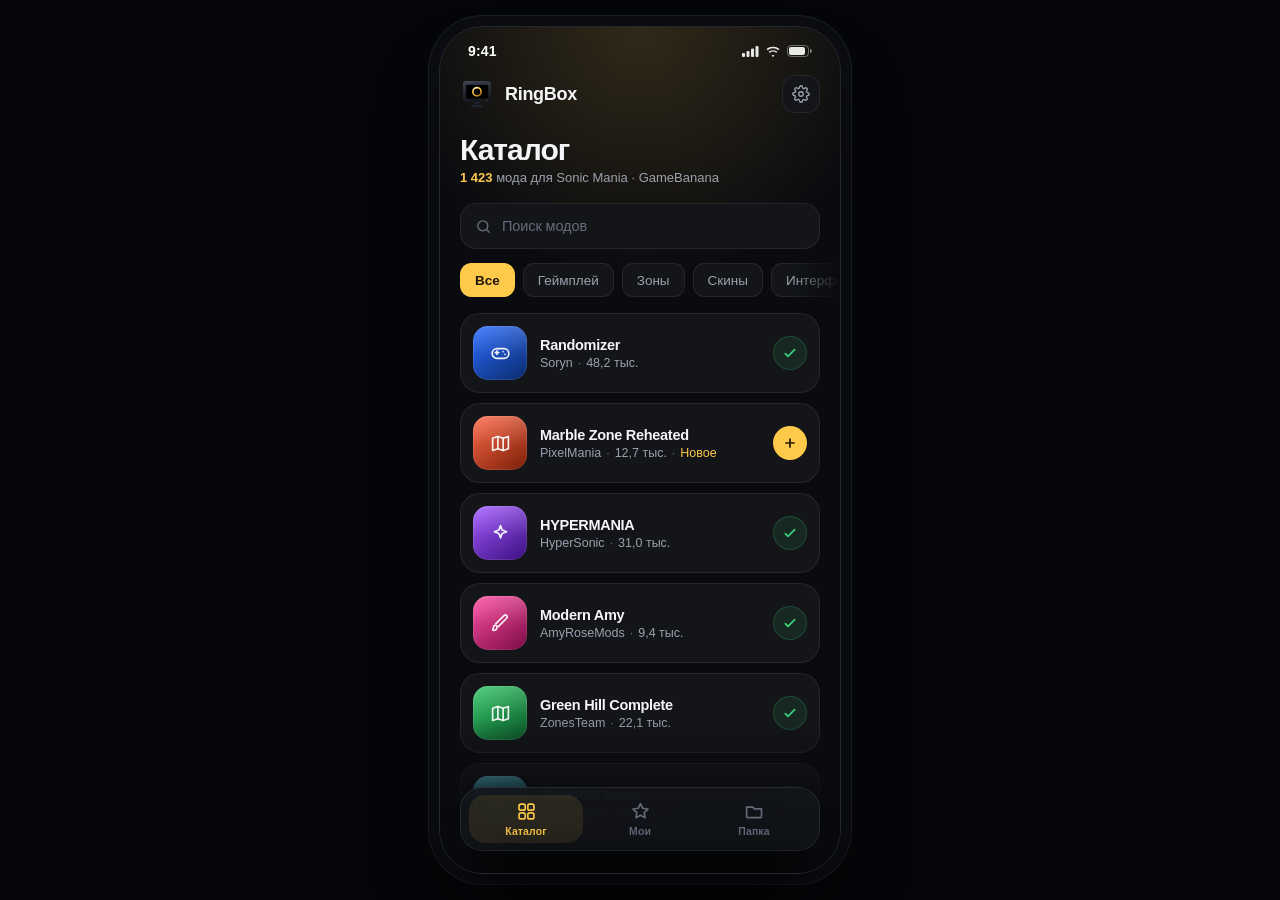
<file: app/ui-v3.html>
<!DOCTYPE html>
<html lang="ru">
<head>
<meta charset="utf-8">
<meta name="viewport" content="width=device-width, initial-scale=1">
<title>RingBox</title>
<style>
:root{
  --bg:#0A0B0F;
  --bg-2:#0E1015;
  --surface:#131519;
  --surface-2:#191C22;
  --line:rgba(255,255,255,.07);
  --line-2:rgba(255,255,255,.12);
  --text:#F4F5F7;
  --text-2:#9BA1AE;
  --text-3:#666C79;
  --gold:#FFC94A;
  --gold-2:#F0AF2A;
  --green:#39D07A;
  --red:#FF5A5F;
  --r-card:20px;
  --ease:cubic-bezier(.22,.9,.24,1);
}
*{margin:0;padding:0;box-sizing:border-box;-webkit-tap-highlight-color:transparent}
html,body{height:100%}
body{
  background:#050609;display:grid;place-items:center;padding:20px;
  font-family:-apple-system,BlinkMacSystemFont,"SF Pro Text","Segoe UI",Roboto,"Helvetica Neue",Arial,sans-serif;
  color:var(--text);-webkit-font-smoothing:antialiased;
  font-feature-settings:"tnum" 1,"ss01" 1;
}
.device{
  position:relative;width:402px;height:848px;overflow:hidden;
  background:var(--bg);border:1px solid #23262E;border-radius:44px;
  box-shadow:0 50px 90px -30px rgba(0,0,0,.9), 0 0 0 10px #0C0D11, 0 0 0 11px #1B1E25;
  display:flex;flex-direction:column;
}
/* мягкое золотое свечение сверху — единственный «декор» */
.device::before{
  content:"";position:absolute;left:50%;top:-260px;width:620px;height:520px;transform:translateX(-50%);
  background:radial-gradient(circle, rgba(255,201,74,.16), rgba(255,201,74,0) 62%);
  pointer-events:none;z-index:0;
}

/* ---------- статус-бар ---------- */
.status{position:relative;z-index:3;display:flex;align-items:center;justify-content:space-between;
  padding:16px 28px 4px;font-size:14px;font-weight:600;letter-spacing:.2px;color:#fff}
.status .right{display:flex;align-items:center;gap:6px;opacity:.9}

/* ---------- шапка ---------- */
.topbar{position:relative;z-index:3;display:flex;align-items:center;gap:11px;padding:12px 20px 6px}
.logo{width:34px;height:34px;flex:0 0 34px}
.wordmark{font-size:18px;font-weight:650;letter-spacing:-.3px}
.iconbtn{
  margin-left:auto;width:38px;height:38px;border-radius:13px;border:1px solid var(--line);
  background:var(--surface);display:grid;place-items:center;color:var(--text-2);cursor:pointer;
  transition:background .2s var(--ease), color .2s var(--ease), border-color .2s var(--ease);
}
.iconbtn:hover{background:var(--surface-2);color:var(--text);border-color:var(--line-2)}
.iconbtn:active{transform:scale(.96)}

/* ---------- контент ---------- */
main{position:relative;z-index:2;flex:1;overflow-y:auto;overflow-x:hidden;padding:6px 20px 126px;scrollbar-width:none}
main::-webkit-scrollbar{width:0}
.page{display:none;animation:pageIn .32s var(--ease)}
.page.on{display:block}
@keyframes pageIn{from{opacity:0;transform:translateY(8px)}to{opacity:1;transform:none}}

h1{font-size:30px;font-weight:680;letter-spacing:-1px;line-height:1.1;margin:8px 0 4px}
.sub{font-size:13px;color:var(--text-2);margin-bottom:18px}
.sub b{color:var(--gold);font-weight:600}

/* поиск */
.search{
  display:flex;align-items:center;gap:10px;height:46px;padding:0 14px;margin-bottom:14px;
  background:var(--surface);border:1px solid var(--line);border-radius:16px;
  transition:border-color .2s var(--ease), background .2s var(--ease);
}
.search:focus-within{border-color:rgba(255,201,74,.4);background:#16181E}
.search svg{color:var(--text-3);flex:0 0 auto}
.search input{
  flex:1;background:none;border:0;outline:0;color:var(--text);font-size:14.5px;
  font-family:inherit;letter-spacing:-.1px;
}
.search input::placeholder{color:var(--text-3)}
.kbd{font-size:11px;color:var(--text-3);border:1px solid var(--line);border-radius:6px;padding:1px 5px}

/* чипсы */
.chips{display:flex;gap:8px;overflow-x:auto;-webkit-mask-image:linear-gradient(90deg,#000 88%,transparent);mask-image:linear-gradient(90deg,#000 88%,transparent);padding-bottom:16px;margin:0 -20px;padding-left:20px;padding-right:20px;scrollbar-width:none}
.chips::-webkit-scrollbar{display:none}
.chip{
  flex:0 0 auto;height:34px;padding:0 14px;border-radius:11px;border:1px solid var(--line);
  background:var(--surface);color:var(--text-2);font-size:13.5px;font-weight:520;
  display:flex;align-items:center;cursor:pointer;transition:.2s var(--ease);white-space:nowrap;
}
.chip:hover{color:var(--text);border-color:var(--line-2)}
.chip.on{background:var(--gold);border-color:var(--gold);color:#1E1607;font-weight:600}

/* карточка мода */
.mod{
  display:flex;align-items:center;gap:13px;padding:12px;margin-bottom:10px;
  background:var(--surface);border:1px solid var(--line);border-radius:var(--r-card);
  transition:background .22s var(--ease), border-color .22s var(--ease), transform .22s var(--ease);
  cursor:pointer;
}
.mod:hover{background:var(--surface-2);border-color:var(--line-2)}
.mod:active{transform:scale(.99)}
.thumb{
  width:54px;height:54px;flex:0 0 54px;border-radius:15px;position:relative;overflow:hidden;
  background:linear-gradient(145deg,var(--c1),var(--c2));
  display:grid;place-items:center;color:rgba(255,255,255,.92);
  box-shadow:inset 0 0 0 1px rgba(255,255,255,.10);
}
.thumb::after{content:"";position:absolute;inset:0;background:linear-gradient(180deg,rgba(255,255,255,.16),transparent 55%)}
.info{flex:1;min-width:0}
.name{font-size:14.5px;font-weight:600;letter-spacing:-.3px;white-space:nowrap;overflow:hidden;text-overflow:ellipsis}
.meta{font-size:12.5px;color:var(--text-2);margin-top:3px;white-space:nowrap;overflow:hidden;text-overflow:ellipsis}
.meta i{font-style:normal;color:var(--text-3);margin:0 5px}
.pill{
  flex:0 0 auto;height:33px;padding:0 12px;border-radius:11px;border:0;cursor:pointer;
  font-family:inherit;font-size:12.5px;font-weight:600;letter-spacing:-.1px;
  background:var(--gold);color:#241A06;display:flex;align-items:center;gap:6px;
  transition:transform .18s var(--ease), filter .18s var(--ease), background .18s var(--ease);
}
.pill:hover{filter:brightness(1.07)}
.pill:active{transform:scale(.96)}
.pill{width:34px;height:34px;padding:0;justify-content:center;border-radius:50%}
.pill.done{background:rgba(57,208,122,.10);color:var(--green);border:1px solid rgba(57,208,122,.22)}
.pill.done svg{color:var(--green)}

/* секции */
.sect{display:flex;align-items:center;justify-content:space-between;margin:22px 0 12px}
.sect h2{font-size:15px;font-weight:620;letter-spacing:-.2px}
.sect span{font-size:12.5px;color:var(--text-3)}

/* строка «мои моды» */
.row{
  display:flex;align-items:center;gap:13px;padding:11px 12px;margin-bottom:8px;
  background:var(--surface);border:1px solid var(--line);border-radius:18px;
  transition:background .2s var(--ease);
}
.row:hover{background:var(--surface-2)}
.row .thumb{width:42px;height:42px;flex:0 0 42px;border-radius:12px}
.grip{color:var(--text-3);margin-right:-2px;cursor:grab}
.sw{width:44px;height:27px;border-radius:99px;background:#2A2E36;position:relative;cursor:pointer;
  transition:background .22s var(--ease);flex:0 0 44px}
.sw::after{content:"";position:absolute;top:3px;left:3px;width:21px;height:21px;border-radius:50%;
  background:#fff;box-shadow:0 2px 5px rgba(0,0,0,.45);transition:transform .22s var(--ease)}
.sw.on{background:var(--gold)}
.sw.on::after{transform:translateX(17px)}

/* карточка статуса */
.status-card{
  padding:18px;border-radius:22px;background:
    radial-gradient(120% 100% at 0% 0%, rgba(255,201,74,.13), rgba(255,201,74,0) 55%), var(--surface);
  border:1px solid var(--line);margin-top:6px;
}
.status-top{display:flex;align-items:center;gap:13px}
.badge-icon{width:46px;height:46px;border-radius:14px;background:rgba(255,201,74,.12);display:grid;place-items:center;color:var(--gold)}
.status-title{font-size:16px;font-weight:620;letter-spacing:-.2px}
.status-sub{font-size:12.5px;color:var(--text-2);margin-top:3px;display:flex;align-items:center;gap:6px}
.dot{width:7px;height:7px;border-radius:50%;background:var(--green);box-shadow:0 0 0 3px rgba(57,208,122,.15)}
.path{
  margin-top:16px;padding:12px 14px;border-radius:14px;background:#0D0F13;border:1px solid var(--line);
  font-family:ui-monospace,SFMono-Regular,Menlo,monospace;font-size:12.5px;color:#C8CEDA;
  display:flex;align-items:center;gap:8px;overflow:hidden;
}
.path span{white-space:nowrap;overflow:hidden;text-overflow:ellipsis}
.path b{color:var(--gold);font-weight:600}
.stats{display:grid;grid-template-columns:1fr 1fr 1fr;gap:1px;margin-top:16px;background:var(--line);border-radius:16px;overflow:hidden}
.stat{background:var(--surface);padding:13px 10px;text-align:center}
.stat b{display:block;font-size:16.5px;font-weight:640;letter-spacing:-.4px;white-space:nowrap}
.stat span{font-size:11px;color:var(--text-3);display:block;margin-top:3px}

.btn{
  height:50px;border-radius:16px;border:0;width:100%;font-family:inherit;font-size:15px;font-weight:600;
  letter-spacing:-.2px;cursor:pointer;display:flex;align-items:center;justify-content:center;gap:8px;
  transition:filter .18s var(--ease), transform .18s var(--ease), background .18s var(--ease);
}
.btn:active{transform:scale(.985)}
.btn-primary{background:linear-gradient(180deg,#FFD463,var(--gold-2));color:#241A06;
  box-shadow:0 8px 22px -8px rgba(255,201,74,.55)}
.btn-primary:hover{filter:brightness(1.05)}
.btn-ghost{background:var(--surface);color:var(--text);border:1px solid var(--line)}
.btn-ghost:hover{background:var(--surface-2)}
.actions{display:grid;grid-template-columns:1fr;gap:10px;margin-top:18px}

/* заметка */
.note{display:flex;gap:11px;padding:14px;border-radius:16px;background:rgba(255,255,255,.03);
  border:1px solid var(--line);font-size:12.5px;color:var(--text-2);line-height:1.5;margin-top:16px}
.note svg{color:var(--text-3);flex:0 0 auto;margin-top:1px}

/* ---------- таб-бар ---------- */
.fade{position:absolute;left:0;right:0;bottom:0;height:154px;z-index:4;pointer-events:none;
  background:linear-gradient(180deg, rgba(10,11,15,0), rgba(10,11,15,.85) 54%, var(--bg) 78%)}
.tabbar{
  position:absolute;left:20px;right:20px;bottom:22px;z-index:5;height:64px;
  display:flex;align-items:center;padding:0 8px;
  background:rgba(20,22,28,.82);border:1px solid rgba(255,255,255,.09);border-radius:22px;
  backdrop-filter:blur(24px) saturate(140%);-webkit-backdrop-filter:blur(24px) saturate(140%);
  box-shadow:0 18px 40px -18px rgba(0,0,0,.9);
}
.tab{
  flex:1;height:48px;border-radius:16px;display:flex;flex-direction:column;align-items:center;justify-content:center;
  gap:3px;cursor:pointer;color:var(--text-3);transition:color .2s var(--ease), background .2s var(--ease);
}
.tab span{font-size:10.5px;font-weight:560;letter-spacing:.1px}
.tab.on{color:var(--gold);background:rgba(255,201,74,.10)}
.tab:active{transform:scale(.97)}

/* ---------- шит установки ---------- */
.backdrop{
  position:absolute;inset:0;z-index:8;background:rgba(4,5,8,.6);backdrop-filter:blur(3px);
  opacity:0;pointer-events:none;transition:opacity .3s var(--ease);
}
.backdrop.on{opacity:1;pointer-events:auto}
.sheet{
  position:absolute;left:0;right:0;bottom:0;z-index:9;padding:10px 20px 26px;
  background:var(--surface);border-top:1px solid rgba(255,255,255,.09);
  border-radius:28px 28px 0 0;
  transform:translateY(104%);transition:transform .42s var(--ease);
  box-shadow:0 -30px 60px -20px rgba(0,0,0,.8);
}
.sheet.on{transform:none}
.handle{width:38px;height:4px;border-radius:99px;background:#33373F;margin:4px auto 18px}
.sheet-head{display:flex;align-items:center;gap:13px;margin-bottom:20px}
.sheet-head .thumb{width:52px;height:52px;flex:0 0 52px;border-radius:15px}
.bar-wrap{height:6px;border-radius:99px;background:#22252C;overflow:hidden;margin:6px 0 10px}
.bar-fill{height:100%;width:0;border-radius:99px;background:linear-gradient(90deg,var(--gold-2),var(--gold));
  box-shadow:0 0 14px rgba(255,201,74,.55);transition:width .45s var(--ease)}
.bar-label{display:flex;justify-content:space-between;font-size:12.5px;color:var(--text-2)}
.bar-label b{color:var(--text);font-weight:600;font-variant-numeric:tabular-nums}
.steps{margin:18px 0 6px}
.step{display:flex;align-items:center;gap:11px;padding:7px 0;font-size:13.5px;color:var(--text-3);
  transition:color .25s var(--ease)}
.step .ic{width:20px;height:20px;flex:0 0 20px;border-radius:50%;display:grid;place-items:center;
  border:1.5px solid #2E323A;transition:.25s var(--ease)}
.step.act{color:var(--text)}
.step.act .ic{border-color:rgba(255,201,74,.5)}
.step.act .ic::after{content:"";width:7px;height:7px;border-radius:50%;background:var(--gold);
  animation:beat 1s infinite var(--ease)}
@keyframes beat{50%{transform:scale(.6);opacity:.5}}
.step.done{color:var(--text-2)}
.step.done .ic{background:rgba(57,208,122,.16);border-color:transparent;color:var(--green)}
.toast{
  position:absolute;left:50%;bottom:106px;transform:translate(-50%,14px);z-index:20;
  padding:11px 16px;border-radius:14px;background:rgba(26,29,36,.96);border:1px solid var(--line-2);
  font-size:13px;font-weight:520;color:var(--text);opacity:0;pointer-events:none;
  transition:.28s var(--ease);box-shadow:0 16px 30px -12px rgba(0,0,0,.8);display:flex;align-items:center;gap:8px;
}
.toast.on{opacity:1;transform:translate(-50%,0)}
.toast svg{color:var(--gold)}
</style>
</head>
<body>
<div class="device">

  <!-- статус-бар -->
  <div class="status">
    <div>9:41</div>
    <div class="right">
      <svg width="17" height="11" viewBox="0 0 17 11" fill="currentColor"><rect x="0" y="7" width="3" height="4" rx="1"/><rect x="4.5" y="5" width="3" height="6" rx="1"/><rect x="9" y="2.5" width="3" height="8.5" rx="1"/><rect x="13.5" y="0" width="3" height="11" rx="1"/></svg>
      <svg width="16" height="11" viewBox="0 0 16 11" fill="currentColor"><path d="M8 2.2c2 0 3.9.8 5.3 2.1l1.2-1.2A9.2 9.2 0 0 0 8 .8a9.2 9.2 0 0 0-6.5 2.3l1.2 1.2A7.4 7.4 0 0 1 8 2.2Zm0 3.4c1.2 0 2.3.5 3.2 1.3l1.2-1.2A6.2 6.2 0 0 0 8 4.2a6.2 6.2 0 0 0-4.4 1.5l1.2 1.2A4.5 4.5 0 0 1 8 5.6Zm0 3.4c.6 0 1.1.2 1.5.6L8 11 6.5 9.6c.4-.4.9-.6 1.5-.6Z"/></svg>
      <svg width="25" height="12" viewBox="0 0 25 12" fill="none"><rect x=".5" y=".5" width="21" height="11" rx="3.5" stroke="currentColor" opacity=".4"/><rect x="2" y="2" width="16" height="8" rx="2" fill="currentColor"/><path d="M23 4v4a2 2 0 0 0 0-4Z" fill="currentColor" opacity=".5"/></svg>
    </div>
  </div>

  <!-- шапка -->
  <div class="topbar">
    <svg class="logo" viewBox="0 0 512 512" fill="none" aria-label="RingBox">
      <defs>
        <linearGradient id="bd" x1="0" y1="0" x2=".2" y2="1"><stop offset="0" stop-color="#4A4F5C"/><stop offset=".18" stop-color="#343945"/><stop offset=".62" stop-color="#22262F"/><stop offset="1" stop-color="#15181E"/></linearGradient>
        <linearGradient id="st" x1="0" y1="0" x2="0" y2="1"><stop offset="0" stop-color="#2C313B"/><stop offset="1" stop-color="#101318"/></linearGradient>
        <linearGradient id="gd" x1=".2" y1="0" x2=".85" y2="1"><stop offset="0" stop-color="#FFE9A3"/><stop offset=".28" stop-color="#FFC94A"/><stop offset=".68" stop-color="#E0A125"/><stop offset="1" stop-color="#9C6A10"/></linearGradient>
      </defs>
      <path d="M212 366 H300 L296 424 H216 Z" fill="url(#st)"/>
      <path d="M158 468 V452 L186 424 H326 L354 452 V468 Z" fill="url(#st)"/>
      <rect x="44" y="60" width="424" height="316" rx="46" fill="url(#bd)"/>
      <rect x="88" y="116" width="336" height="212" rx="24" fill="#0A0C10"/>
      <rect x="96" y="124" width="320" height="196" rx="18" fill="#000"/>
      <circle cx="256" cy="222" r="62" fill="#000"/>
      <circle cx="256" cy="222" r="62" stroke="#0A0C10" stroke-width="30" fill="none"/>
      <circle cx="256" cy="222" r="62" stroke="url(#gd)" stroke-width="24" fill="none"/>
      <circle cx="256" cy="222" r="62" stroke="#FFF6D6" stroke-width="7" fill="none" stroke-linecap="round" stroke-dasharray="66 324" transform="rotate(-152 256 222)" opacity=".9"/>
      <circle cx="404" cy="352" r="7" fill="#FFC94A"/>
    </svg>
    <div class="wordmark">RingBox</div>
    <button class="iconbtn" aria-label="Настройки">
      <svg width="18" height="18" viewBox="0 0 24 24" fill="none" stroke="currentColor" stroke-width="1.8" stroke-linecap="round">
        <circle cx="12" cy="12" r="3"/>
        <path d="M19.4 15a1.7 1.7 0 0 0 .34 1.87l.06.06a2 2 0 1 1-2.83 2.83l-.06-.06a1.7 1.7 0 0 0-1.87-.34 1.7 1.7 0 0 0-1.03 1.56V21a2 2 0 1 1-4 0v-.09A1.7 1.7 0 0 0 8.9 19.3a1.7 1.7 0 0 0-1.87.34l-.06.06a2 2 0 1 1-2.83-2.83l.06-.06A1.7 1.7 0 0 0 4.6 15a1.7 1.7 0 0 0-1.56-1.03H3a2 2 0 1 1 0-4h.09A1.7 1.7 0 0 0 4.7 8.9a1.7 1.7 0 0 0-.34-1.87l-.06-.06a2 2 0 1 1 2.83-2.83l.06.06A1.7 1.7 0 0 0 9 4.6a1.7 1.7 0 0 0 1.03-1.56V3a2 2 0 1 1 4 0v.09A1.7 1.7 0 0 0 15.1 4.7a1.7 1.7 0 0 0 1.87-.34l.06-.06a2 2 0 1 1 2.83 2.83l-.06.06A1.7 1.7 0 0 0 19.4 9v.09a1.7 1.7 0 0 0 1.56 1.03H21a2 2 0 1 1 0 4h-.09A1.7 1.7 0 0 0 19.4 15Z"/>
      </svg>
    </button>
  </div>

  <main id="main">

    <!-- ================= КАТАЛОГ ================= -->
    <section class="page on" id="p-catalog">
      <h1>Каталог</h1>
      <div class="sub"><b id="modTotal">1 423</b> мода для Sonic Mania · GameBanana</div>

      <label class="search">
        <svg width="17" height="17" viewBox="0 0 24 24" fill="none" stroke="currentColor" stroke-width="2" stroke-linecap="round"><circle cx="11" cy="11" r="7"/><path d="m20 20-3.5-3.5"/></svg>
        <input id="q" placeholder="Поиск модов" autocomplete="off">
      </label>

      <div class="chips" id="chips"></div>
      <div id="cards"></div>
    </section>

    <!-- ================= МОИ МОДЫ ================= -->
    <section class="page" id="p-mine">
      <h1>Мои моды</h1>
      <div class="sub"><b id="mineCount">6</b> установлено · порядок загрузки снизу вверх</div>
      <div id="mine"></div>
      <div class="note">
        <svg width="16" height="16" viewBox="0 0 24 24" fill="none" stroke="currentColor" stroke-width="2" stroke-linecap="round"><circle cx="12" cy="12" r="9"/><path d="M12 11v5M12 8h.01"/></svg>
        <div>Чем ниже мод в списке, тем позже он загружается и тем выше его приоритет. Перетаскивай, чтобы менять порядок.</div>
      </div>
    </section>

    <!-- ================= ПАПКА ================= -->
    <section class="page" id="p-folder">
      <h1>Папка игры</h1>
      <div class="sub">Откуда RingBox берёт данные и куда ставит моды</div>

      <div class="status-card">
        <div class="status-top">
          <div class="badge-icon">
            <svg width="22" height="22" viewBox="0 0 24 24" fill="none" stroke="currentColor" stroke-width="1.8" stroke-linecap="round" stroke-linejoin="round"><path d="M3 7.5A1.5 1.5 0 0 1 4.5 6h4l2 2.5h7A1.5 1.5 0 0 1 19 10v7a1.5 1.5 0 0 1-1.5 1.5h-13A1.5 1.5 0 0 1 3 17V7.5Z"/></svg>
          </div>
          <div>
            <div class="status-title">Папка подключена</div>
            <div class="status-sub"><span class="dot"></span>Data.rsdk найден · доступ есть</div>
          </div>
        </div>

        <div class="path">
          <svg width="15" height="15" viewBox="0 0 24 24" fill="none" stroke="currentColor" stroke-width="2" stroke-linecap="round" style="color:#666C79;flex:0 0 auto"><path d="M4 7h6l2 2h8v9a1 1 0 0 1-1 1H4a1 1 0 0 1-1-1V7Z"/></svg>
          <span>/storage/emulated/0/RSDK/<b>v5</b></span>
        </div>

        <div class="stats">
          <div class="stat"><b>6</b><span>модов</span></div>
          <div class="stat"><b>18,4<span style="font-size:10.5px;font-weight:500"> МБ</span></b><span>занято</span></div>
          <div class="stat"><b>3</b><span>сейва</span></div>
        </div>

        <div class="actions">
          <button class="btn btn-primary" id="pick">
            <svg width="17" height="17" viewBox="0 0 24 24" fill="none" stroke="currentColor" stroke-width="2" stroke-linecap="round" stroke-linejoin="round"><path d="M4 7h6l2 2h8v9a1 1 0 0 1-1 1H4a1 1 0 0 1-1-1V7Z"/></svg>
            Изменить папку
          </button>
          <button class="btn btn-ghost" id="rescan">
            <svg width="17" height="17" viewBox="0 0 24 24" fill="none" stroke="currentColor" stroke-width="2" stroke-linecap="round" stroke-linejoin="round"><path d="M20 11a8 8 0 1 0-2.3 5.7"/><path d="M20 5v6h-6"/></svg>
            Проверить снова
          </button>
        </div>
      </div>

      <div class="note">
        <svg width="16" height="16" viewBox="0 0 24 24" fill="none" stroke="currentColor" stroke-width="2" stroke-linecap="round"><rect x="4" y="10" width="16" height="10" rx="2"/><path d="M8 10V7a4 4 0 0 1 8 0v3"/></svg>
        <div>RingBox не просит полный доступ к памяти. Вы даёте права только на эту папку, и они сохраняются после перезапуска.</div>
      </div>
    </section>
  </main>

  <div class="fade"></div>

  <!-- таб-бар -->
  <nav class="tabbar">
    <div class="tab on" data-p="catalog">
      <svg width="21" height="21" viewBox="0 0 24 24" fill="none" stroke="currentColor" stroke-width="1.9" stroke-linecap="round" stroke-linejoin="round"><rect x="3.5" y="3.5" width="7" height="7" rx="2"/><rect x="13.5" y="3.5" width="7" height="7" rx="2"/><rect x="3.5" y="13.5" width="7" height="7" rx="2"/><rect x="13.5" y="13.5" width="7" height="7" rx="2"/></svg>
      <span>Каталог</span>
    </div>
    <div class="tab" data-p="mine">
      <svg width="21" height="21" viewBox="0 0 24 24" fill="none" stroke="currentColor" stroke-width="1.9" stroke-linecap="round" stroke-linejoin="round"><path d="m12 3 2.6 5.3 5.9.9-4.3 4.1 1 5.8-5.2-2.7-5.2 2.7 1-5.8L3.5 9.2l5.9-.9L12 3Z"/></svg>
      <span>Мои</span>
    </div>
    <div class="tab" data-p="folder">
      <svg width="21" height="21" viewBox="0 0 24 24" fill="none" stroke="currentColor" stroke-width="1.9" stroke-linecap="round" stroke-linejoin="round"><path d="M4 7h6l2 2h8v9a1 1 0 0 1-1 1H4a1 1 0 0 1-1-1V7Z"/></svg>
      <span>Папка</span>
    </div>
  </nav>

  <!-- шит установки -->
  <div class="backdrop" id="backdrop"></div>
  <div class="sheet" id="sheet">
    <div class="handle"></div>
    <div class="sheet-head">
      <div class="thumb" id="shThumb" style="--c1:#2B6CFF;--c2:#0B2A6B"><svg width="22" height="22" viewBox="0 0 24 24" fill="none" stroke="currentColor" stroke-width="1.9" stroke-linecap="round"><path d="M6 11h4M8 9v4M15 10h.01M17 13h.01"/><rect x="2.5" y="6.5" width="19" height="11" rx="5.5"/></svg></div>
      <div style="flex:1;min-width:0">
        <div class="name" id="shName">Randomizer</div>
        <div class="meta" id="shMeta">Soryn · 12,4 МБ</div>
      </div>
      <button class="iconbtn" id="shClose" aria-label="Закрыть" style="margin:0">
        <svg width="16" height="16" viewBox="0 0 24 24" fill="none" stroke="currentColor" stroke-width="2.2" stroke-linecap="round"><path d="M6 6l12 12M18 6 6 18"/></svg>
      </button>
    </div>

    <div class="bar-label" id="barLabel" style="display:none"><span id="barStage">Скачивание</span><b id="barPct">0%</b></div>
    <div class="bar-wrap" id="barWrap" style="display:none"><div class="bar-fill" id="barFill"></div></div>

    <div class="steps" id="steps" style="display:none"></div>

    <button class="btn btn-primary" id="shInstall" style="margin-top:18px">
      <svg width="17" height="17" viewBox="0 0 24 24" fill="none" stroke="currentColor" stroke-width="2.2" stroke-linecap="round" stroke-linejoin="round"><path d="M12 3v11"/><path d="m7 10 5 5 5-5"/><path d="M4 20h16"/></svg>
      Установить
    </button>

    <button class="btn btn-ghost" id="shDone" style="margin-top:10px;display:none">Отмена</button>
  </div>

  <div class="toast" id="toast"><span id="toastText"></span></div>
</div>

<script>
/* ---------------- данные ---------------- */
const ICONS = {
  game:  '<path d="M6 11h4M8 9v4M15 10h.01M17 13h.01"/><rect x="2.5" y="6.5" width="19" height="11" rx="5.5"/>',
  brush: '<path d="M4 20c3 0 4-2 4-4 0-1.2-1-2-2-2s-2 .8-2 2c0 2-1 3-1 3s.6 1 1 1Z"/><path d="M9.5 15.5 19 6a2 2 0 0 0-3-3L6.5 12.5"/>',
  music: '<path d="M9 18V6l10-2v12"/><circle cx="6.5" cy="18" r="2.5"/><circle cx="16.5" cy="16" r="2.5"/>',
  spark: '<path d="m12 3 1.9 5.1L19 10l-5.1 1.9L12 17l-1.9-5.1L5 10l5.1-1.9L12 3Z"/>',
  map:   '<path d="M9 4 3 6v14l6-2 6 2 6-2V4l-6 2-6-2Z"/><path d="M9 4v14M15 6v14"/>'
};
const MODS = [
  {id:1, n:'Randomizer',           a:'Soryn',        d:'48,2 тыс.', c:['#2B6CFF','#0A2A6B'], ic:'game',  cat:'Геймплей', size:'12,4 МБ'},
  {id:2, n:'Marble Zone Reheated', a:'PixelMania',   d:'12,7 тыс.', c:['#FF6B4A','#7A1E08'], ic:'map',   cat:'Зоны',     size:'24,8 МБ', isNew:true},
  {id:3, n:'HYPERMANIA',           a:'HyperSonic',   d:'31,0 тыс.', c:['#A45CFF','#3A0E80'], ic:'spark', cat:'Геймплей', size:'8,1 МБ'},
  {id:4, n:'Modern Amy',           a:'AmyRoseMods',  d:'9,4 тыс.',  c:['#FF4FA3','#7A0B45'], ic:'brush', cat:'Скины',    size:'5,6 МБ'},
  {id:5, n:'Green Hill Complete',  a:'ZonesTeam',    d:'22,1 тыс.', c:['#37C86A','#0B5A2A'], ic:'map',   cat:'Зоны',     size:'31,2 МБ'},
  {id:6, n:'Signpost Icons',       a:'SmallMods',    d:'3,8 тыс.',  c:['#3EC6D8','#0A4F62'], ic:'brush', cat:'Интерфейс',size:'1,9 МБ'},
];
const CATS = ['Все','Геймплей','Зоны','Скины','Интерфейс','Музыка'];
let installed = new Set([1,3,4,5,6]);
let cat = 'Все', query = '';

/* ---------------- рендер каталога ---------------- */
const cards = document.getElementById('cards');
const chips = document.getElementById('chips');

CATS.forEach((c, i) => {
  const el = document.createElement('div');
  el.className = 'chip' + (i === 0 ? ' on' : '');
  el.textContent = c;
  el.onclick = () => {
    document.querySelectorAll('.chip').forEach(x => x.classList.remove('on'));
    el.classList.add('on'); cat = c; render();
  };
  chips.appendChild(el);
});

function thumbEl(m, cls=''){
  return `<div class="thumb ${cls}" style="--c1:${m.c[0]};--c2:${m.c[1]}">
    <svg width="21" height="21" viewBox="0 0 24 24" fill="none" stroke="currentColor" stroke-width="1.9" stroke-linecap="round" stroke-linejoin="round">${ICONS[m.ic]}</svg></div>`;
}

function render(){
  cards.innerHTML = '';
  const list = MODS.filter(m =>
    (cat === 'Все' || m.cat === cat) &&
    (!query || m.n.toLowerCase().includes(query) || m.a.toLowerCase().includes(query))
  );
  if(!list.length){
    cards.innerHTML = `<div style="text-align:center;color:var(--text-3);font-size:13.5px;padding:40px 0">Ничего не нашлось</div>`;
    return;
  }
  list.forEach(m => {
    const on = installed.has(m.id);
    const el = document.createElement('div');
    el.className = 'mod';
    el.innerHTML = `
      ${thumbEl(m)}
      <div class="info">
        <div class="name">${m.n}</div>
        <div class="meta">${m.a}<i>·</i>${m.d}${m.isNew ? '<i>·</i><span style="color:var(--gold)">Новое</span>' : ''}</div>
      </div>
      <button class="pill ${on ? 'done' : ''}" aria-label="${on ? 'Установлено' : 'Установить'}">
        ${on
          ? '<svg width="16" height="16" viewBox="0 0 24 24" fill="none" stroke="currentColor" stroke-width="2.6" stroke-linecap="round" stroke-linejoin="round"><path d="m5 13 4 4L19 7"/></svg>'
          : '<svg width="16" height="16" viewBox="0 0 24 24" fill="none" stroke="currentColor" stroke-width="2.6" stroke-linecap="round"><path d="M12 6v12M6 12h12"/></svg>'}
      </button>`;
    el.querySelector('.pill').onclick = e => { e.stopPropagation(); openSheet(m); };
    el.onclick = () => openSheet(m);
    cards.appendChild(el);
  });
}
document.getElementById('q').oninput = e => { query = e.target.value.trim().toLowerCase(); render(); };
render();

/* ---------------- мои моды ---------------- */
function renderMine(){
  const box = document.getElementById('mine');
  box.innerHTML = '';
  MODS.filter(m => installed.has(m.id)).forEach(m => {
    const el = document.createElement('div');
    el.className = 'row';
    el.innerHTML = `
      <div class="grip"><svg width="15" height="15" viewBox="0 0 24 24" fill="none" stroke="currentColor" stroke-width="2" stroke-linecap="round"><path d="M8 6h.01M8 12h.01M8 18h.01M16 6h.01M16 12h.01M16 18h.01"/></svg></div>
      ${thumbEl(m)}
      <div class="info">
        <div class="name">${m.n}</div>
        <div class="meta">${m.a}<i>·</i>${m.size}</div>
      </div>
      <div class="sw on"></div>`;
    el.querySelector('.sw').onclick = e => {
      e.currentTarget.classList.toggle('on');
      toast(e.currentTarget.classList.contains('on') ? 'Мод включён' : 'Мод выключен');
    };
    box.appendChild(el);
  });
  document.getElementById('mineCount').textContent = installed.size;
}
renderMine();

/* ---------------- табы ---------------- */
document.querySelectorAll('.tab').forEach(t => t.onclick = () => {
  document.querySelectorAll('.tab').forEach(x => x.classList.remove('on'));
  t.classList.add('on');
  document.querySelectorAll('.page').forEach(p => p.classList.remove('on'));
  document.getElementById('p-' + t.dataset.p).classList.add('on');
  document.getElementById('main').scrollTop = 0;
});

/* ---------------- шит установки ---------------- */
const sheet = document.getElementById('sheet');
const backdrop = document.getElementById('backdrop');
const STEPS = ['Проверяем папку игры','Скачиваем архив','Распаковываем в mods/','Проверяем mod.ini'];
let timer = null, current = null;

function openSheet(m){
  current = m;
  document.getElementById('shName').textContent = m.n;
  document.getElementById('shMeta').textContent = `${m.a} · ${m.size}`;
  const t = document.getElementById('shThumb');
  t.style.setProperty('--c1', m.c[0]); t.style.setProperty('--c2', m.c[1]);
  t.innerHTML = `<svg width="22" height="22" viewBox="0 0 24 24" fill="none" stroke="currentColor" stroke-width="1.9" stroke-linecap="round" stroke-linejoin="round">${ICONS[m.ic]}</svg>`;

  const steps = document.getElementById('steps');
  steps.innerHTML = STEPS.map(s => `<div class="step"><div class="ic"></div><span>${s}</span></div>`).join('');

  // состояние 1: карточка мода + кнопка установить
  document.getElementById('barLabel').style.display = 'none';
  document.getElementById('barWrap').style.display = 'none';
  steps.style.display = 'none';
  const installBtn = document.getElementById('shInstall');
  installBtn.style.display = 'flex';
  installBtn.textContent = ''; installBtn.innerHTML = '<svg width="17" height="17" viewBox="0 0 24 24" fill="none" stroke="currentColor" stroke-width="2.2" stroke-linecap="round" stroke-linejoin="round"><path d="M12 3v11"/><path d="m7 10 5 5 5-5"/><path d="M4 20h16"/></svg>Установить';
  const done = document.getElementById('shDone');
  done.style.display = 'none';
  done.textContent = 'Отмена';

  backdrop.classList.add('on');
  sheet.classList.add('on');
  clearInterval(timer);
}

function startInstall(){
  const m = current; if(!m) return;
  const steps = document.getElementById('steps');
  document.getElementById('shInstall').style.display = 'none';
  document.getElementById('barLabel').style.display = 'flex';
  document.getElementById('barWrap').style.display = 'block';
  steps.style.display = 'block';
  const done = document.getElementById('shDone');
  done.style.display = 'flex'; done.textContent = 'Отмена';

  document.getElementById('barFill').style.width = '0%';
  document.getElementById('barPct').textContent = '0%';
  document.getElementById('barStage').textContent = 'Проверка папки';

  clearInterval(timer);
  let pct = 0, idx = 0;
  const nodes = steps.querySelectorAll('.step');
  nodes[0].classList.add('act');
  const CHECK = '<svg width="12" height="12" viewBox="0 0 24 24" fill="none" stroke="currentColor" stroke-width="3" stroke-linecap="round" stroke-linejoin="round"><path d="m5 13 4 4L19 7"/></svg>';

  timer = setInterval(() => {
    pct = Math.min(100, pct + 3 + Math.random() * 7);
    document.getElementById('barFill').style.width = pct + '%';
    document.getElementById('barPct').textContent = Math.round(pct) + '%';
    const stage = Math.min(STEPS.length - 1, Math.floor(pct / 26));
    if(stage !== idx){
      idx = stage;
      nodes.forEach((n, i) => {
        n.classList.toggle('done', i < idx);
        n.classList.toggle('act', i === idx);
        n.querySelector('.ic').innerHTML = i < idx ? CHECK : '';
      });
      document.getElementById('barStage').textContent = ['Проверка папки','Скачивание','Распаковка','Проверка mod.ini'][idx];
    }
    if(pct >= 100){
      clearInterval(timer);
      nodes.forEach(n => {
        n.classList.add('done'); n.classList.remove('act');
        n.querySelector('.ic').innerHTML = CHECK;
      });
      document.getElementById('barStage').textContent = 'Готово';
      if(m) installed.add(m.id);
      render(); renderMine();
      done.textContent = 'Закрыть';
      setTimeout(() => { closeSheet(); toast('«' + m.n + '» установлен'); }, 700);
    }
  }, 160);
}

function closeSheet(){
  clearInterval(timer);
  sheet.classList.remove('on');
  backdrop.classList.remove('on');
}
document.getElementById('shClose').onclick = closeSheet;
document.getElementById('shInstall').onclick = startInstall;
document.getElementById('shDone').onclick = closeSheet;
backdrop.onclick = closeSheet;

/* ---------------- прочее ---------------- */
function toast(msg){
  const t = document.getElementById('toast');
  document.getElementById('toastText').textContent = msg;
  t.classList.add('on');
  clearTimeout(t._h);
  t._h = setTimeout(() => t.classList.remove('on'), 1900);
}
document.getElementById('pick').onclick = () => toast('Открываем выбор папки…');
document.getElementById('rescan').onclick = () => toast('Папка проверена · всё на месте');
</script>
</body>
</html>
</file>
